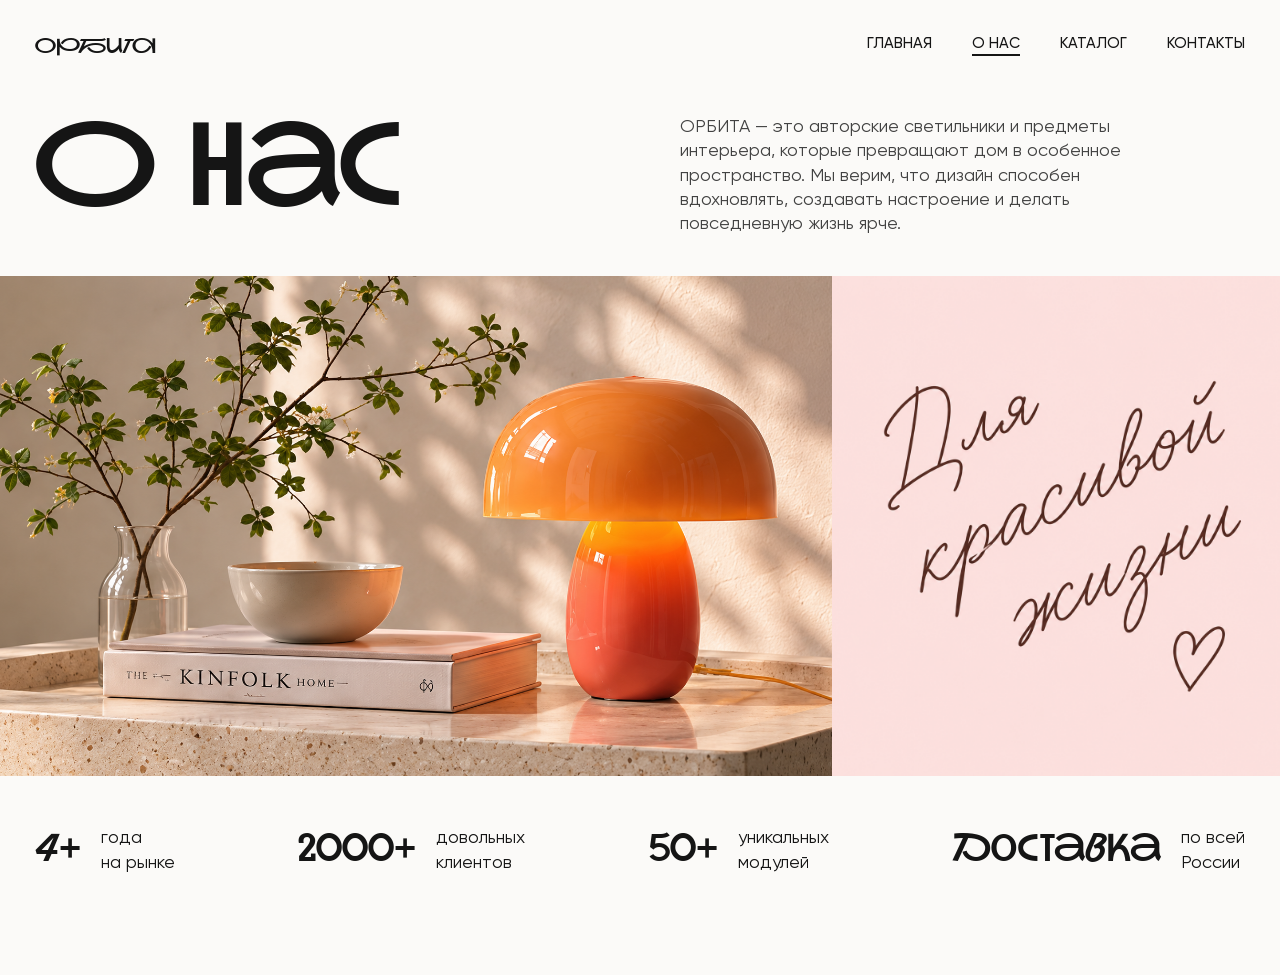
<file: about.html>
<!DOCTYPE html>
<html lang="ru">
<head>
    <meta charset="UTF-8">
    <meta name="viewport" content="width=device-width, initial-scale=1.0">
    <link rel="stylesheet" href="./css/normalize.css">
    <link rel="stylesheet" href="./css/style.css">
    <link rel="stylesheet" href="./css/about.css">
    <link rel="stylesheet" href="./css/modal.css">
    <link rel="stylesheet" href="./css/footer.css">
    <link rel="stylesheet" href="./css/media.css">
    <link rel="icon" href="./images/catalog/1.png">
    <link rel="apple-touch-icon" href="./images/catalog/1.png">
    <title>ОРБИТА -  О нас</title>
</head>
<body>
    <header class="header">

        <a href="#" class="header-logo">
            Орбита
        </a>

        <button class="mobile-menu-toggle" type="button" aria-expanded="false" aria-controls="mobileNavigation" aria-label="Открыть меню">
            <span class="navbar-toggler-icon"></span>
        </button>

        <nav class="header-menu">
            <ul class="header-menu-list">
                <li>
                    <a href="./index.html" class="header-menu-link title-small">Главная</a>
                </li>

                <li>
                    <a href="./about.html" class="header-menu-link title-small underlined">О нас</a>
                </li>

                <li>
                    <a href="./catalog.html" class="header-menu-link title-small">Каталог</a>
                </li>

                <li>
                    <a href="./contacts.html" class="header-menu-link title-small">Контакты</a>
                </li>
            </ul>
        </nav>

        <div class="mobile-navigation" tabindex="-1" id="mobileNavigation" aria-labelledby="mobileNavigationLabel">
            <div class="mobile-navigation-header">
                <a href="./index.html" class="header-logo" id="mobileNavigationLabel">Орбита</a>
                <button type="button" class="btn-close"  aria-label="Закрыть меню">×</button>
            </div>
            <div class="mobile-navigation-body">
                <nav aria-label="Мобильная навигация">
                    <ul class="mobile-navigation-list">
                        <li><a href="./index.html">Главная</a></li>
                        <li><a href="./about.html">О нас</a></li>
                        <li><a href="./catalog.html">Каталог</a></li>
                        <li><a href="./contacts.html">Контакты</a></li>
                    </ul>
                </nav>
            </div>
        </div>
    </header>

    <main class="about-content">
        <div class="about-content-text content-box">
            <p class="about-content-title page-title">О нас</p>
            <p class="about-content-description description page-description">
                ОРБИТА — это авторские светильники и предметы интерьера, которые превращают дом в особенное пространство. Мы верим, что дизайн способен вдохновлять, создавать настроение и делать повседневную жизнь ярче.
            </p>
        </div>

        <div class="about-content-images">
            <img src="./images/about/1.png" alt="Лампа на столе" class="about-content-image">
            <img src="./images/about/2.png" alt="Записка 'Для красивой жизни'" class="about-content-image">
        </div>

        <ul class="about-content-statistics-list">
            <li class="about-content-statistics-item">
                <p class="about-content-statistics-result small-acsent-title">4+</p>
                <p class="about-content-statistics-text">года<br>на рынке</p>
            </li>

            <li class="about-content-statistics-item">
                <p class="about-content-statistics-result small-acsent-title">2000+</p>
                <p class="about-content-statistics-text">довольных<br>клиентов</p>
            </li>

            <li class="about-content-statistics-item">
                <p class="about-content-statistics-result small-acsent-title">50+</p>
                <p class="about-content-statistics-text">уникальных<br>модулей</p>
            </li>

            <li class="about-content-statistics-item">
                <p class="about-content-statistics-result small-acsent-title">Доставка</p>
                <p class="about-content-statistics-text">по всей<br>России</p>
            </li>
        </ul>
    </main>
    <script src="./js/main.js" type="module"></script>
</body>
</html>
</file>
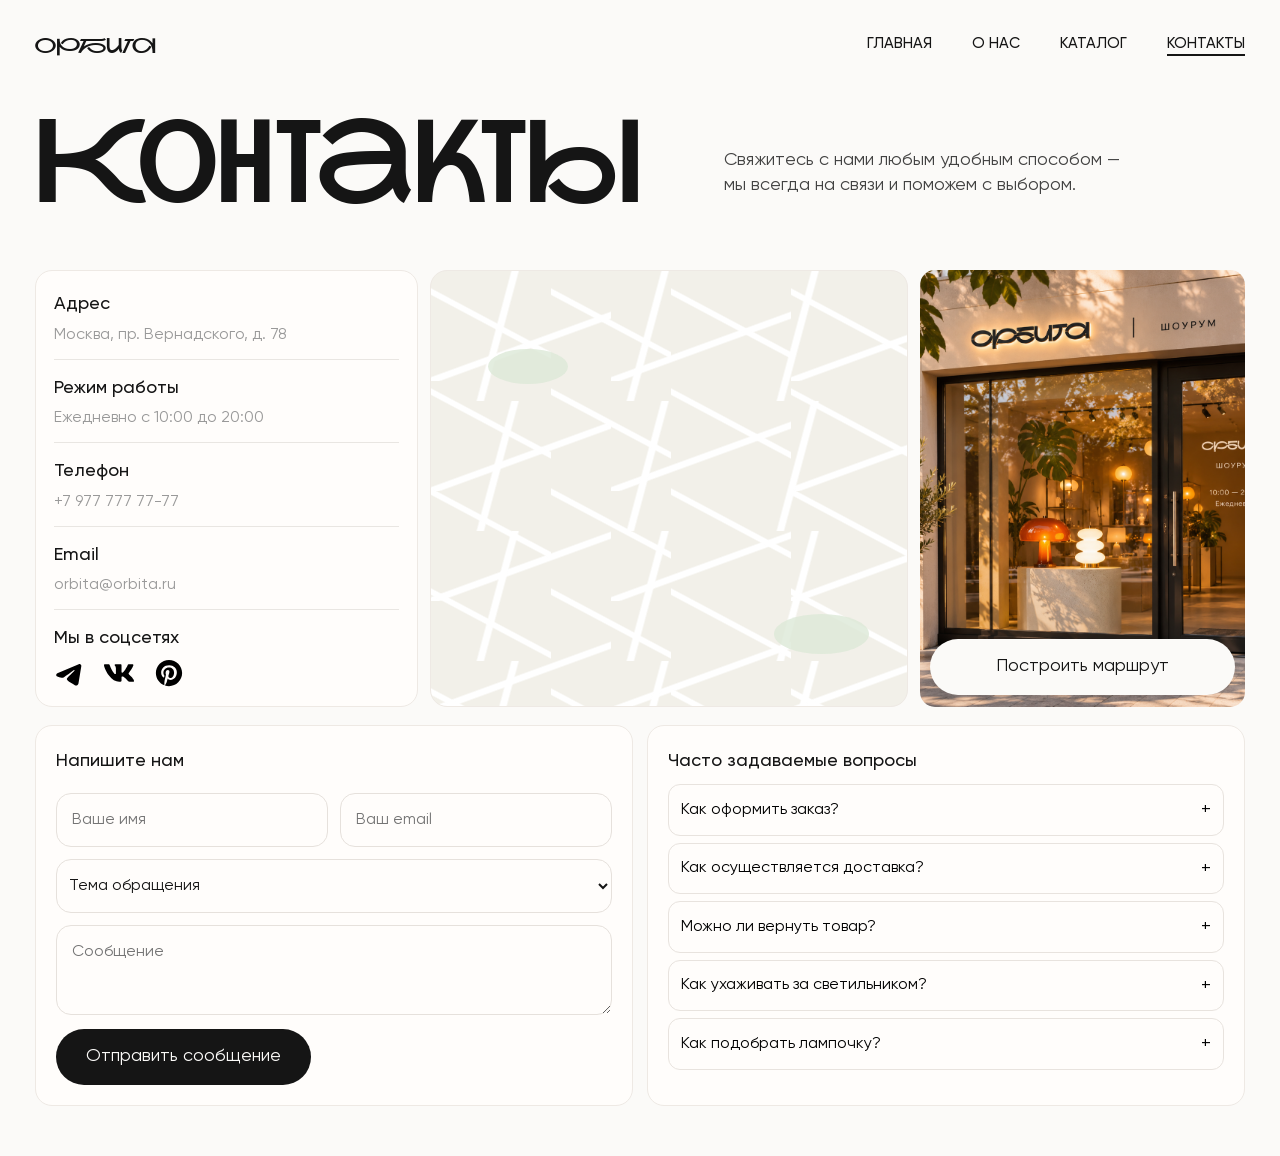
<file: contacts.html>
<!DOCTYPE html>
<html lang="ru">
<head>
    <meta charset="UTF-8">
    <meta name="viewport" content="width=device-width, initial-scale=1.0">
    <link rel="stylesheet" href="./css/normalize.css">
    <link rel="stylesheet" href="./css/style.css">
    <link rel="stylesheet" href="./css/contacts.css">
    <link rel="stylesheet" href="./css/modal.css">
    <link rel="stylesheet" href="./css/footer.css">
    <link rel="stylesheet" href="./css/media.css">
    <link rel="icon" href="./images/catalog/1.png">
    <link rel="apple-touch-icon" href="./images/catalog/1.png">
    <title>ОРБИТА - Контакты</title>
</head>
<body>
    <header class="header">

        <a href="#" class="header-logo">
            Орбита
        </a>

        <button class="mobile-menu-toggle" type="button" aria-expanded="false" aria-controls="mobileNavigation" aria-label="Открыть меню">
            <span class="navbar-toggler-icon"></span>
        </button>

        <nav class="header-menu">
            <ul class="header-menu-list">
                <li>
                    <a href="./index.html" class="header-menu-link title-small">Главная</a>
                </li>

                <li>
                    <a href="./about.html" class="header-menu-link title-small">О нас</a>
                </li>

                <li>
                    <a href="./catalog.html" class="header-menu-link title-small">Каталог</a>
                </li>

                <li>
                    <a href="./contacts.html" class="header-menu-link title-small underlined">Контакты</a>
                </li>
            </ul>
        </nav>

        <div class="mobile-navigation" tabindex="-1" id="mobileNavigation" aria-labelledby="mobileNavigationLabel">
            <div class="mobile-navigation-header">
                <a href="./index.html" class="header-logo" id="mobileNavigationLabel">Орбита</a>
                <button type="button" class="btn-close"  aria-label="Закрыть меню">×</button>
            </div>
            <div class="mobile-navigation-body">
                <nav aria-label="Мобильная навигация">
                    <ul class="mobile-navigation-list">
                        <li><a href="./index.html">Главная</a></li>
                        <li><a href="./about.html">О нас</a></li>
                        <li><a href="./catalog.html">Каталог</a></li>
                        <li><a href="./contacts.html">Контакты</a></li>
                    </ul>
                </nav>
            </div>
        </div>
    </header>

    <main class="contacts-content">

        <section class="contacts-content-text content-box">
            <p class="contscts-content-title page-title">Контакты</p>
            <p class="contacts-content-description description page-description">
                Свяжитесь с нами любым удобным способом —<br>мы всегда на связи и поможем с выбором.
            </p>
        </section>

        <section class="contacts-location-grid">
            <div class="contacts-info-card">

                <div class="contact-line">
                    <div>
                        <strong>Адрес</strong>
                        <p>Москва, пр. Вернадского, д. 78</p>
                    </div>
                </div>

                <div class="contact-line">
                    <div>
                        <strong>Режим работы</strong>
                        <p>Ежедневно с 10:00 до 20:00</p>
                    </div>
                </div>

                <a class="contact-line" href="tel:+79777777777">
                    <div>
                        <strong>Телефон</strong>
                        <p>+7 977 777 77-77</p>
                    </div>
                </a>

                <a class="contact-line" href="mailto:orbita@orbita.ru">
                    <div>
                        <strong>Email</strong>
                        <p>orbita@orbita.ru</p>
                    </div>
                </a>

                <div class="contact-socials">
                    <strong>Мы в соцсетях</strong>

                    <ul class="contact-socials-list">
                        <li class="contact-socials-item">
                            <a href="#" aria-label="Telegram">
                                <img class="tg-link" src="./icons/telegram.svg" alt="Телеграм">
                            </a>
                        </li>
                        
                        <li class="contact-socials-item">
                            <a href="#" aria-label="ВКонтакте">
                                <img class="vk-link" src="./icons/vk.svg" alt="ВКонтакте">
                            </a>
                        </li>

                        <li class="contact-socials-item">
                            <a href="#" aria-label="Pinterest">
                                <img class="pinterest-link" src="./icons/pinterest.svg" alt="Пинтерест">
                            </a>
                        </li>

                    </ul>
                </div>
            </div>

            
            <div class="contacts-map">
                <iframe
                    src="https://yandex.ru/map-widget/v1/?um=constructor%3A9cc2b7f7376aeb07d51951a4783853fbbefbaae81948c6ec24f672a7c0407dc8&amp;source=constructor"
                    width="100%"
                    height="100%"
                    frameborder="0"
                    allowfullscreen="true"
                    loading="lazy"
                    title="Шоурум ORBITA на карте"
                    aria-label="Расположение шоурума ORBITA на карте Яндекса">
                </iframe>
            </div>

            <div class="contacts-interior">
                <img src="./images/contacts.png" alt="Светильники ORBITA в интерьере">
                
                <a href="https://yandex.ru/maps/?text=Москва%20проспект%20Вернадского%2078"
                    target="_blank"
                    rel="noopener">
                    <button class="button contacts-build-map-button">Построить маршрут</button>
                </a>
            </div>

        </section>

        <section class="contacts-help-grid">

            <form class="contacts-message-card" id="contactsForm">
                <h2>Напишите нам</h2>

                <div class="contacts-form-row">
                    <div class="contacts-form-field">
                        <input type="text" name="name" placeholder="Ваше имя" required>
                    </div>

                    <div class="contacts-form-field">
                        <input type="email" name="email" placeholder="Ваш email" required>
                    </div>
                </div>

                <div class="contacts-form-field">
                    <select name="subject" required>
                        <option value="" selected disabled>Тема обращения</option>
                        <option>Вопрос о товаре</option>
                        <option>Заказ и доставка</option>
                        <option>Сотрудничество</option>
                    </select>
                </div>

                <div class="contacts-form-field">
                    <textarea name="message" placeholder="Сообщение" required></textarea>
                </div>

                <button type="submit" class="button">Отправить сообщение</button>

                <p class="form-feedback" id="contactsFeedback" aria-live="polite"></p>
            </form>

            <div class="contacts-faq-card">
                <h2>Часто задаваемые вопросы</h2>

                <div class="faq-item">
                    <button type="button" aria-expanded="false">Как оформить заказ?<span>+</span></button>
                    <p>Выберите понравившийся светильник, добавьте его в корзину и заполните данные для связи и доставки.</p>
                </div>

                <div class="faq-item">
                    <button type="button" aria-expanded="false">Как осуществляется доставка?<span>+</span></button>
                    <p>Доставляем заказы по России. Сроки и стоимость согласуем при подтверждении заказа.</p>
                </div>

                <div class="faq-item">
                    <button type="button" aria-expanded="false">Можно ли вернуть товар?<span>+</span></button>
                    <p>Условия возврата зависят от состояния товара и действующих правил. Напишите нам — поможем разобраться.</p>
                </div>

                <div class="faq-item">
                    <button type="button" aria-expanded="false">Как ухаживать за светильником?<span>+</span></button>
                    <p>Отключайте светильник от сети перед уходом и используйте мягкую сухую ткань.</p>
                </div>

                <div class="faq-item">
                    <button type="button" aria-expanded="false">Как подобрать лампочку?<span>+</span></button>
                    <p>Проверьте тип цоколя и максимальную мощность в характеристиках выбранной модели.</p>
                </div>
            </div>
        </section>
        
    </main>

    <script src="./js/main.js" type="module"></script>
</body>
</html>
</file>
<file: css/style.css>
@font-face {
    font-family: 'NauryzRedKeds';
    src: url('../fonts/NauryzRedKeds.ttf') format('truetype');
    font-weight: normal;
    font-style: normal;
    font-display: swap;
}

@font-face {
    font-family: 'Gilroy';
    src: url('../fonts/Gilroy-Regular.woff2') format('truetype');
    font-weight: normal;
    font-style: normal;
    font-display: swap;
}

@font-face {
    font-family: 'Gilroy';
    src: url('../fonts/Gilroy-Medium.woff2') format('truetype');
    font-weight: 700;
    font-style: normal;
    font-display: swap;
}

:root {
    --color-light: #FBFAF8;
    --color-gray: #999;
    --color-light-gray: #F1F2F0;
    --color-dark: #151515;
    --color-green: #BBC23F;

    --border-radius: 40px;

    --font-family-acsent: 'NauryzRedKeds', 'Arial', sans-serif;
    --font-family-base: 'Gilroy', sans-serif;

    --padding-inline: 50px;
}

.visually-hidden {
    clip: rect(0 0 0 0);
    clip-path: inset(50%);
    width: 1px;
    height: 1px;
    overflow: hidden;
    position: absolute;
    white-space: nowrap;
} 

body {
    overflow-x: hidden;
    color: var(--color-dark);
    font-family: var(--font-family-base);
    font-weight: 300;
    font-size: 16px;
    line-height: 1.75;
    background-color: var(--color-light);
}

a {
    color: var(--color-dark);
    text-decoration: none;
}

.title {
    font-family: var(--font-family-acsent);
    font-size: clamp(45px, 3.9vw, 75px);
}

.title-small {
    font-size: 15px;
    text-transform: uppercase;

    transition:
        opacity 0.2s ease,
        transform 0.2s ease;
}

address {
    font-style: normal;
}

input {
    border: 1px solid var(--color-dark);
    border-radius: var(--border-radius);

    border-radius: var(--border-radius);
    padding: 10px 20px;

    color: var(--color-light);

    font-family: var(--font-family-base);
    font-size: 16px;
    background-color: transparent;
}

.description {
    width: 90%;

    opacity: 0.8;

    font-family: var(--font-family-base);
    font-size: clamp(18px, 1.3vw, 24px);
    line-height: 1.35;
}

.small-acsent-title {
    font-family: var(--font-family-acsent);
    font-size: 25px;
    line-height: 1;
}

.button,
.catalog-button {
    border-radius: var(--border-radius);
    padding: 12px 30px;
    font-family: var(--font-family-base);
    font-size: 18px;
    transition:
        transform 0.2s ease,
        opacity 0.2s ease;

    cursor: pointer;
}

.button {
    border: none;

    color: var(--color-light);

    background: var(--color-dark);
}

.catalog-button {
    border: 1px solid var(--color-light-gray);

    color: var(--color-gray);

    background: var(--color-light-gray);

    white-space: nowrap;
}

.button-toggle {
    color: var(--color-light);
    background-color: var(--color-dark);
}

.button:hover,
.catalog-button:hover {
    opacity: 0.9;
    transform: translateY(-2px);
}

.button:active,
.catalog-button:active {
    transform: translateY(0);
}

.hero {
    position: relative;
    min-height: 100svh;

    overflow: hidden;

    background-image: url('../images/main_background.png');
    background-repeat: no-repeat;
    background-position: bottom;
    background-size: cover;
}

.hero::before {
    content: "";

    position: absolute;
    inset: 0;

    background: linear-gradient(
        to right,
        rgba(251, 250, 248, 0.65) 0%,
        rgba(251, 250, 248, 0.30) 25%,
        transparent 45%
    );

    pointer-events: none;
}

.header {
    z-index: 100;
    display: flex;
    justify-content: space-between;
    /* margin-bottom: 20px; */

    padding: 30px var(--padding-inline);

    text-transform: uppercase;
}

.header-logo {
    top: 50%;
    z-index: 20;
    font-family: var(--font-family-acsent);
    font-size: 20px;

    white-space: nowrap;
}

.header-menu {
    position: static;
}

.header-menu-list {
    display: flex;
    align-items: center;
    font-weight: 700;

    gap: 40px;
    white-space: nowrap;
}

.header-menu-link:hover {
    opacity: 0.5;
}

.header-menu-icons-list {
    display: flex;
    gap: 15px;
}

.banner {
    position: relative;
    z-index: 1;
}

.banner-body {
    position: relative;
    top: 20px;
    z-index: 1;

    display: flex;
    flex-direction: column;

    align-items: flex-start;
    gap: 50px;

    min-height: calc(100svh - 90px);

    padding: var(--padding-inline);
}

.banner-main-name {
    width: 90%;
    max-width: 26vw;

    font-family: var(--font-family-acsent);
    font-weight: normal;
    font-size: clamp(50px, 4.2vw, 80px);
    line-height: 1;
}

.banner-button {
    margin-bottom: 100px;
}

.hero:not(:last-child) {
    margin-bottom: 100px;
}

.new-products {
    padding-inline: var(--padding-inline);
}

.new-products-header {
    display: flex;
    justify-content: space-between;
    align-items: center;
    margin-bottom: 50px;
}

.underlined {
    position: relative;
    padding-bottom: 5px;
}

.underlined::after {
    content: '';
    position: absolute;
    bottom: 0;
    left: 0;

    width: 100%;
    height: 2px;
    background-color: var(--color-dark);
}

.card {
    position: relative;

    transition:
        transform 0.2s ease,
        opacity 0.2s ease;
}

.card:hover {
    cursor: pointer;
}

.card-image {
    border-radius: 5px;
}

.card-image:not(:last-child) {
    margin-bottom: 15px;
}

.card-body {
    display: flex;
    flex-direction: column;
    gap: 10px;
}

.card-title {
    font-size: 20px;
    line-height: 1;
}

.to-heart-button {
    position: absolute;
    top: 20px;

    right: 20px;

    width: 25px;
    border: none;

    background: url('../icons/heart.svg') center/contain no-repeat;
    cursor: pointer;
    aspect-ratio: 1;
}

.to-heart-button.checked {
    background: url('../icons/full-heart.svg') center/contain no-repeat;
}

.new::before {
    content: 'New';
    position: absolute;
    top: 20px;

    left: 20px;
    display: flex;
    justify-content: center;
    align-items: center;

    border-radius: var(--border-radius);

    padding: 2px 10px;
    opacity: 0.8;
    color: var(--color-light);
    text-transform: uppercase;

    background-color: var(--color-green);
}

.about-content,
.catalog-content,
.contacts-content {
    padding-top: 20px;
}

.content-box {
    display: grid;
    grid-template-columns: 2fr 2fr;
    align-items: center;
    gap: 80px;
    line-height: 1;
}

.content-box:not(:last-child) {
    margin-bottom: 40px;
}

.about-content-text:not(:last-child) {
    margin-bottom: 40px;
}

.page-title {
    font-family: var(--font-family-acsent);
    font-size: clamp(60px, 9vw, 172px);
    white-space: nowrap;
    line-height: 1;
}

.catalog-content,
.contacts-content {
    padding-inline: var(--padding-inline);
    padding-bottom: 50px;
}

.catalog-products-cards-list {
    margin-bottom: 0;
    padding-left: 0;
    list-style: none;
}

.new-products-title {
    line-height: 1;
}

.new-products-see-all {
    font-weight: 700;
}

.catalog-products-cards-list > .card,
.new-products-cards-list > .card {
    border: 0;
    border-radius: 0;
    box-shadow: none;
    background: transparent;
}

.mobile-menu-toggle {
    display:none;
    width:40px;
    height:40px;
    border:1px solid #ddd;
    border-radius:50%;
    font-size:20px;
    background:transparent;
    cursor:pointer;
}

.mobile-navigation {
    position:absolute;
    top:70px;
    right:15px;
    left:15px;
    z-index:500;
    display:none;
    padding:18px;
    background: var(--color-light);
}

.mobile-navigation.is-open {
    display:block;
}

.mobile-navigation-header {
    display:flex;
    justify-content:space-between;
    align-items:center;
    position: relative;
}

.mobile-navigation-body {
    padding-top:12px;
}

.mobile-navigation-list {
    display:grid;
    gap:12px;
}

.mobile-navigation-list a {
    display:block;
    padding:8px 0;
    font-size:14px;
}

.mobile-menu-toggle {
    align-items: center;
    justify-content: center;
    width: 36px;
    height: 32px;
    padding: 4px;
    border: 0;
    border-radius: 0;
    box-shadow: none !important;
    background: transparent;
    flex: 0 0 auto;
}

.mobile-menu-toggle .navbar-toggler-icon {
    display: block;
    width: 22px;
    height: 16px;
    background-image: none;
    position: relative;
    border-top: 2px solid var(--color-dark);
    border-bottom: 2px solid var(--color-dark);
}

.mobile-menu-toggle .navbar-toggler-icon::after {
    content: "";
    position: absolute;
    top: 5px;
    left: 0;
    width: 100%;
    border-top: 2px solid var(--color-dark);
}

.mobile-menu-toggle:focus {
    outline: none;
}

.mobile-navigation {
    --bs-offcanvas-width: min(86vw, 380px);
    color: var(--color-dark);
    background: var(--color-light);
    border: 0;
    padding: 12px 8px;
}

.mobile-navigation .offcanvas-header {
    padding: 20px 22px;
    border-bottom: 1px solid rgba(21, 21, 21, 0.12);
}

.btn-close {
    position: absolute;
    top: 100%;

    display: flex;
    align-items: center;
    justify-content: center;

    width: 36px;
    height: 36px;
    padding: 0;

    border: none;
    background: transparent;

    font-family: Arial, sans-serif;
    font-size: 30px;
    line-height: 1;

    cursor: pointer;
    transition: opacity 0.2s ease;
}

.btn-close:hover {
    opacity: 0.6;
}

.mobile-navigation .offcanvas-body {
    padding: 24px 22px;
}

.mobile-navigation-list {
    display: flex;
    flex-direction: column;
    gap: 0;
    padding: 0;
    margin: 0;
    list-style: none;
}

.mobile-navigation-list a {
    display: block;
    padding: 17px 0;
    color: var(--color-dark);
    font-family: var(--font-family-base);
    font-size: 18px;
    text-transform: uppercase;
    text-decoration: none;
}

.mobile-navigation-list a:hover,
.mobile-navigation-list a:focus-visible {
    opacity: 0.6;
}
</file>
<file: css/about.css>
.about-content-statistics-list {
    padding-bottom: 100px;
}

.about-content-images {
    display: flex;
    width: 100%;
    height: 500px;
}

.about-content-image {
    display: block;
    height: 100%;
    object-fit: cover;
}

.about-content-image:first-child {
    width: 65%;
}

.about-content-image:last-child {
    width: 35%;
}

.about-content-text,
.about-content-statistics-list {
    padding-inline: var(--padding-inline);
}

.about-content-statistics-list {
    display: flex;
    justify-content: space-between;
    gap: 30px;
    padding-top: 50px;
}

.about-content-statistics-item {
    display: flex;
    align-items: center;
    gap: 20px;
}

.about-content-statistics-text {
    font-size: 18px;
    line-height: 1.35;
}

.about-content-statistics-result {
    font-size: clamp(25px, 3vw, 58px);
}
</file>
<file: css/modal.css>
.modal {
    position: fixed;
    inset: 0;
    z-index: 100;
    display: flex;
    align-items: center;
    justify-content: center;
    padding: 24px;
    opacity: 0;
    visibility: hidden;
    pointer-events: none;
    transition: opacity .25s ease, visibility .25s ease;
}

.modal.is-open {
    opacity: 1;
    visibility: visible;
    pointer-events: auto;
}

.modal-overlay {
    position: absolute;
    inset: 0;
    background: rgba(21, 21, 21, .38);
    backdrop-filter: blur(3px);
}

.modal-window {
    position: relative;
    z-index: 1;

    display: grid;
    grid-template-columns: minmax(0, 1.35fr) minmax(360px, .95fr);
    grid-template-rows: auto auto;

    width: min(1180px, 100%);
    max-height: min(850px, calc(100svh - 48px));

    overflow: auto;

    background: var(--color-light);
    border-radius: 8px;

    box-shadow: 0 24px 80px rgba(0, 0, 0, .18);
}

.modal-close {
    position: absolute;
    top: 14px;
    right: 18px;
    z-index: 5;
    width: 40px;
    height: 40px;
    border: 0;
    background: transparent;
    cursor: pointer;
    font-size: 40px;

    transition:
        transform 0.2s ease,
        opacity 0.2s ease;
}

.modal-close:hover {
    opacity: 0.6;
}

.modal-gallery {
    display: flex;
    align-items: center;
    justify-content: center;
    height: 600px;
    padding-block: 24px;
}

.modal-main-image {
    display: block;
    width: 90%;
    height: auto;
    background: var(--color-light);
}

.modal-bottom-image {
    grid-column: 1 / -1;

    display: block;

    width: 100%;
    height: auto;

    object-fit: cover;
}

.modal-product {
    padding: 30px 48px 34px 18px;
    overflow: auto;
}

.modal-category {
    margin: 0 0 4px;
    color: #aaa;
    text-transform: uppercase;
}

.modal-title {
    margin: 0;
    font-family: var(--font-family-acsent);
    font-size: clamp(52px, 5vw, 76px);
    line-height: .95;
    font-weight: 400;
}

.modal-price {
    margin: 8px 0 14px;
    font-size: 30px;
    font-weight: 700;
}

.modal-divider {
    height: 1px;
    background: #d7d7d3;
    margin-bottom: 16px;
}

.modal-description {
    max-width: 560px;
    margin: 0 0 16px;
    color: #888;
}

.modal-buy-row {
    display: flex;
    gap: 14px;
    align-items: center;
    margin-bottom: 24px;
}

.modal-quantity {
    display: grid;
    grid-template-columns: 32px 28px 32px;
    align-items: center;
    justify-items: center;
    min-height: 50px;
    border: 1px solid #ddd;
}

.modal-quantity-button,
.modal-favorite {
    border: 0;
    background: transparent;
    cursor: pointer;
}

.modal-quantity-button {
    width: 32px;
    height: 48px;
    font-size: 18px;
}

.modal-favorite.is-active {
    color: var(--color-green, #BBC23F);
}

.modal-accordion {
    display: flex;
    justify-content: space-between;
    align-items: center;
    width: 100%;
    min-height: 58px;
    padding: 0;
    border: 0;
    border-top: 1px solid #ddd;
    background: transparent;
    color: #666;
    text-align: left;
    cursor: pointer;
}

.modal-accordion:last-of-type {
    border-bottom: 1px solid #ddd;
}

.modal-accordion-content {
    display: none;
    padding: 0 0 18px;
    color: #999;
}

.modal-accordion.is-open + .modal-accordion-content {
    display: block;
}

.modal-accordion.is-open > span:last-child {
    transform: rotate(45deg);
}
</file>
<file: css/footer.css>
.footer {
    padding-bottom: 50px;
}

.footer-body {
    display: grid;
    grid-template-columns: repeat(3, 1fr);
    padding-inline: var(--padding-inline);
    
}

.footer-contacts-title {
    text-transform: uppercase;
}

.footer-soc1als-list {
    display: flex;
    gap: 20px;
}

.footer-schedule-item {
    display: flex;
    gap: 40px;
}

.footer .title-small:not(:last-child) {
    margin-bottom: 20px;
}

.footer-contacts-list:not(:last-child) {
    margin-bottom: 20px;
}
</file>
<file: css/media.css>
@media (max-width: 1316px) {
    :root {
        --padding-inline: 35px;
    }

    .new-products-cards-list,
    .catalog-products-cards-list {
        grid-template-columns: repeat(2, minmax(0, 1fr));
        gap: 30px;
    }

    .catalog-buttons-list {
        flex-wrap: wrap;
        gap: 15px;
    }

    .catalog-products-cards-list {
        gap: 30px;
    }

    .footer-body {
        gap: 40px 30px;
    }
}

@media (max-width: 1100px) {
    .header {
        display: flex;
        flex-wrap: nowrap;
        align-items: center;
        justify-content: space-between;
        gap: 20px;
    }

    .header-menu {
        order: 0;
        width: auto;
        flex: 0 1 auto;
    }

    .header-menu-list {
        display: flex;
        flex-wrap: nowrap;
        justify-content: center;
        align-items: center;
        gap: clamp(15px, 2.5vw, 30px);
        white-space: nowrap;
    }

    .content-box {
        grid-template-columns: 1fr 1fr;
        gap: 40px;
    }

    .about-content-image:first-child,
    .about-content-image:last-child {
        height: 100%;
        width: auto;
    }

    .catalog-filters {
        gap: 25px;
    }

    .catalog-filters-list {
        flex-wrap: wrap;
        gap: 20px 30px;
    }

    .catalog-filters-sort {
        gap: 20px;
    }
}

@media (max-width: 1050px) {
    .catalog-layout {
        grid-template-columns: 220px minmax(0, 1fr);
        gap: 20px;
    }

    .catalog-products-cards-list {
        grid-template-columns: repeat(2, minmax(0, 1fr));
    }

    .contacts-location-grid {
        grid-template-columns: 1fr 1.2fr;
    }

    .contacts-interior {
        display: none;
    }
}

@media (max-width: 950px) {
    :root {
        --padding-inline: 25px;
    }

    .header {
        padding: 20px var(--padding-inline);
    }

    .header-menu-list {
        gap: 10px 20px;
    }

    .header-menu-icons-list {
        gap: 12px;
    }

    .hero {
        min-height: 100svh;
        background-position: center bottom;
        background-size: cover;
    }

    .hero::before {
        background: linear-gradient(
            to bottom,
            rgba(251, 250, 248, 0.82) 0%,
            rgba(251, 250, 248, 0.45) 38%,
            rgba(251, 250, 248, 0.05) 72%,
            transparent 100%
        );
    }

    .banner-body {
        top: 0;
        gap: 35px;
        min-height: calc(100svh - 130px);
        margin-top: 8px;
    }

    .banner-main-name {
        width: 100%;
        max-width: 650px;
    }

    .banner-description {
        width: min(90%, 600px);
        max-width: none;
    }

    .new-products,
    .catalog-content,
    .contacts-content {
        padding-inline: var(--padding-inline);
    }

    .new-products-header {
        gap: 20px;
    }

    .content-box {
        grid-template-columns: 1fr;
        gap: 25px;
    }

    .page-title {
        font-size: clamp(60px, 14vw, 130px);
        white-space: normal;
    }

    .description {
        width: 100%;
    }

    .about-content-statistics-list {
        padding-top: 35px;
        padding-bottom: 70px;
    }

    .about-content-statistics-item {
        flex: 1 1 calc(50% - 30px);
    }

    .catalog-buttons-list {
        gap: 12px;
    }

    .catalog-button {
        padding: 10px 22px;
        font-size: 17px;
    }

    .catalog-filters {
        flex-direction: column;
        align-items: stretch;
        gap: 25px;
    }

    .catalog-filters-list {
        gap: 15px 25px;
    }

    .catalog-filters-sort {
        justify-content: space-between;
    }

    .catalog-products {
        padding-top: 30px;
    }

    .catalog-products-cards-list {
        grid-template-columns: repeat(2, minmax(0, 1fr));
        gap: 25px;
        padding-bottom: 70px;
    }

    .contacts-soc1als-list {
        flex-wrap: wrap;
        justify-content: flex-start;
        gap: 15px;
    }

    .contacts-soc1als-item {
        flex: 1 1 calc(50% - 15px);
        min-width: 220px;
    }

    .contacts-form {
        padding: 45px 0 70px;
    }

    .contacts-form-wrapper {
        grid-template-columns: 1fr;
        gap: 20px;
    }

    .contacts-form-image {
        min-height: 400px;
        max-height: 500px;
    }

    .contacts-form-body {
        padding: 30px;
    }

    .footer-body {
        grid-template-columns: 1fr 1fr;
    }

    .footer-form {
        grid-column: 1 / -1;
    }

    
    .modal {
        padding: 16px;
    }

    .modal-window {
        grid-template-columns: 1fr;
        width: min(720px, 100%);
        max-height: calc(100svh - 32px);
        overflow-y: auto;
    }

    .modal-gallery {
        height: min(55svh, 500px);
        padding: 20px;
    }

    .modal-main-image {
        width: min(90%, 500px);
        max-height: 100%;
        object-fit: contain;
    }

    .modal-product {
        padding: 25px 30px 35px;
        overflow: visible;
    }

    .modal-bottom-image {
        max-height: 300px;
        object-fit: cover;
    }
}

@media (max-width: 992px) {
    .header {
        display: flex;
        align-items: center;
        justify-content: space-between;
        flex-wrap: nowrap;
        gap: 12px;
        position: relative;
        padding: 18px var(--padding-inline);
        margin-bottom: 0;
    }

    .header-logo {
        position: relative;
        top: auto;
        z-index: 1;
    }

    .mobile-menu-toggle {
        margin-left: auto;
    }

    .mobile-navigation {
        display: block;
        position: fixed;
        inset: 0;
        width: 100%;
        height: 100svh;
        z-index: 1200;
        background: var(--color-light);
        transform: translateX(100%);
        visibility: hidden;
        transition: transform 0.25s ease, visibility 0.25s ease;
    }

    .mobile-navigation.is-open {
        transform: translateX(0);
        visibility: visible;
    }
}

@media (max-width: 768px) {
    img,
    video,
    iframe {
        max-width: 100%;
    }

    .content-box > *,
    .footer-body > *,
    .contacts-form-wrapper > *,
    .catalog-filters > * {
        min-width: 0;
    }

    input,
    textarea,
    select,
    button {
        max-width: 100%;
    }

    .description,
    .banner-description,
    .contacts-form-description,
    .modal-description {
        overflow-wrap: anywhere;
    }
}

@media (max-width: 760px) {
    .catalog-layout {
        grid-template-columns: 1fr;
    }

    .catalog-sidebar {
        position: fixed;
        inset: 0;
        z-index: 1100;
        display: none;
        width: 100%;
        height: 100%;
        max-height: 100svh;
        border: 0;
        border-radius: 0;
        padding: 24px var(--padding-inline) 40px;
        box-shadow: none;
        overflow-y: auto;
        overflow-x: hidden;
        background: #fbfaf8;
    }

    .catalog-sidebar.is-open {
        display: block;
    }

    .filter-heading {
        position: sticky;
        top: -24px;
        z-index: 2;
        padding: 12px 0 18px;
        background: #fbfaf8;
    }

    .filter-heading h2 {
        font-size: 22px;
    }

    .filter-close-button {
        display: inline-flex;
        align-items: center;
        justify-content: center;
        width: 36px;
        height: 36px;
        border: none;
        background: transparent;
        color: #292522;
        font-size: 26px;
        line-height: 1;
        cursor: pointer;
    }

    .color-options {
        display: flex;
        flex-wrap: wrap;
    }

    .mobile-filter-button {
        display: block;
        width: 100%;
    }

    .catalog-products-cards-list {
        grid-template-columns: minmax(0, 1fr);
    }

    .catalog-results-heading {
        flex-direction: column;
        align-items: stretch;
        gap: 14px;
    }

    .catalog-results-controls {
        justify-content: space-between;
        gap: 10px;
    }

    .search-products-input {
        width: 100%;
    }

    .search-products-result {
        font-size: 16px;
    }

    .catalog-results-heading select {
        font-size: 16px;
        max-width: 160px;
    }

    .catalog-toolbar {
        grid-template-columns: auto minmax(0, 1fr) auto;
    }

    .find-lamp-banner {
        gap: 8px;
        padding: 9px 10px;
    }

    .find-lamp-banner strong {
        font-size: 11px;
    }

    .find-lamp-banner small {
        font-size: 9px;
    }

    .find-lamp-star {
        font-size: 22px;
    }

    .catalog-products-cards-list {
        gap: 16px;
    }

    .contacts-intro {
        grid-template-columns: 1fr;
        gap: 8px;
    }

    .contacts-intro .description {
        font-size: 14px;
    }

    .contacts-location-grid {
        grid-template-columns: 1fr;
    }

    .contacts-map {
        min-height: 190px;
    }

    .contacts-interior {
        display: block;
        min-height: 190px;
    }

    .contacts-interior img {
        min-height: 190px;
        max-height: 220px;
    }

    .contacts-help-grid {
        grid-template-columns: 1fr;
    }

    .contacts-consult {
        flex-wrap: wrap;
        padding: 16px;
    }

    .contacts-consult .button {
        margin-left: 0;
    }

    .contacts-consult > img {
        width: 65px;
        height: 65px;
        margin-left: auto;
    }

    .header {
        position: relative;
    }

    .header-menu {
        display: none;
    }

    .header-menu {
        display: none !important;
    }

    .mobile-menu-toggle {
        display: inline-flex;
    }

    .header-menu-icons {
        margin-left: auto;
    }

    .mobile-navigation {
        position: fixed;
        inset: 0;
        width: 100%;
        height: 100svh;
        max-width: none;
        max-height: 100svh;
        padding: 0;
        overflow-y: auto;
        z-index: 1200;
        transform: translateX(100%);
        visibility: hidden;
        transition: transform 0.25s ease, visibility 0.25s ease;
        background: var(--color-light);
    }

    .mobile-navigation.is-open {
        display: block;
        transform: translateX(0);
        visibility: visible;
    }

    .mobile-navigation-header {
        display: flex;
        align-items: center;
        justify-content: space-between;
        padding: 22px var(--padding-inline);
        border-bottom: 1px solid rgba(21, 21, 21, 0.12);
    }

    .mobile-navigation-header .btn-close {
        display: block;
        width: 28px;
        height: 28px;
        flex: 0 0 28px;
        padding: 0;
        border: 0;
        background: transparent;
        opacity: 1;
        position: relative;
    }

    .mobile-navigation-body {
        padding: 24px var(--padding-inline);
    }

    .mobile-navigation-list a {
        font-size: clamp(22px, 5vw, 30px);
        padding: 22px 0;
    }

    .page-title {
        font-size: clamp(40px, 9vw, 70px);
    }

    .contacts-form-button {
        width: 100%;
    }

    .catalog-sidebar .filter-heading::after {
        content: none;
    }

    #applyFilters,
    #resetFilters {
        display: flex;
        align-items: center;
        justify-content: center;
        width: 100%;
        min-height: 48px;
        box-sizing: border-box;
        padding: 12px 16px;
        font-size: 16px;
    }
}

@media (max-width: 600px) {
    :root {
        --padding-inline: 20px;
        --border-radius: 28px;
    }

    body {
        font-size: 15px;
        overflow-x: hidden;
    }

    .header {
        padding: 15px var(--padding-inline);
        gap: 15px;
    }

    .header-logo {
        font-size: 20px;
    }

    .header-menu {
        width: 100%;
        z-index: 100;
    }

    .header-menu-list {
        justify-content: flex-start;
        gap: 10px 18px;
    }

    .header-menu-link {
        font-size: 13px;
    }

    .header-menu-icons-list {
        gap: 10px;
        display: none;
    }

    .header-menu-icons-link svg {
        width: 21px;
        height: 21px;
    }

    .hero {
        min-height: 100svh;
        background-position: 65% center;
    }

    .hero::before {
        background: linear-gradient(
            to bottom,
            rgba(251, 250, 248, 0.86) 0%,
            rgba(251, 250, 248, 0.55) 35%,
            rgba(251, 250, 248, 0.10) 68%,
            transparent 100%
        );
    }

    .banner-body {
        gap: 20px;
        display: flex;
        flex-direction: column;
        text-align: center;
        align-items: center;
        min-height: calc(100svh - 135px);
    }

    .banner-main-name {
        width: 100%;
        max-width: 500px;
        line-height: .95;
    }

    .banner-description {
        width: 100%;
        max-width: 400px;
        display: none;
        line-height: 1.4;
    }

    .hero:not(:last-child) {
        margin-bottom: 60px;
    }

    .new-products,
    .catalog-content,
    .contacts-content {
        padding-inline: var(--padding-inline);
    }

    .new-products-header {
        gap: 15px;
    }

    .new-products-title {
        font-size: 42px;
    }

    .new-products-see-all {
        font-size: 13px;
    }

    .new-products-cards-list,
    .catalog-products-cards-list {
        grid-template-columns: 1fr;
        gap: 30px;
    }

    .catalog-products-cards-list {
        display: grid;
    }

    .card-title {
        font-size: 18px;
    }

    .card::after {
        top: 15px;
        right: 15px;
        width: 22px;
    }

    .new::before {
        top: 15px;
        left: 15px;
    }
    
    .about-content,
    .catalog-content,
    .contacts-content {
        padding-top: 10px;
    }

    .about-content-images {
        flex-direction: column;
        height: auto;
    }

    .about-content-image:first-child,
    .about-content-image:last-child {
        width: 100%;
        height: auto;
        min-height: 220px;
        max-height: 340px;
    }

    .about-content-text,
    .about-content-statistics-list {
        padding-inline: var(--padding-inline);
    }

    .content-box {
        gap: 20px;
    }

    .content-box:not(:last-child),
    .about-content-text:not(:last-child) {
        margin-bottom: 30px;
    }

    .page-title {
        font-size: 52px;
        line-height: .9;
    }

    .description {
        font-size: 17px;
        line-height: 1.4;
    }

    .about-content-statistics-list {
        display: flex;
        flex-direction: column;
        align-items: center;
        gap: 50px;
        padding-block: 60px;
    }

    .about-content-statistics-item {
        min-width: 0;
        gap: 10px;
    }

    .about-content-statistics-result {
        font-size: clamp(28px, 9vw, 48px);
    }

    .about-content-statistics-text {
        font-size: 14px;
        line-height: 1.25;
    }

    
    .catalog-header {
        padding-bottom: 30px;
    }

    .catalog-buttons-list {
        display: flex;
        flex-wrap: nowrap;
        overflow-x: auto;
        gap: 10px;
        margin-inline: calc(var(--padding-inline) * -1);
        padding-inline: var(--padding-inline);
        padding-bottom: 5px;
        scrollbar-width: none;
    }

    .catalog-buttons-list::-webkit-scrollbar {
        display: none;
    }

    .catalog-button {
        flex: 0 0 auto;
        padding: 9px 18px;
        font-size: 15px;
    }

    .catalog-filters {
        gap: 20px;
        padding-bottom: 25px;
    }

    .catalog-filters-list {
        display: grid;
        grid-template-columns: 1fr 1fr;
        gap: 15px;
    }

    .catalog-filters-item {
        justify-content: space-between;
        gap: 10px;
    }

    .catalog-filters-item-name,
    .catalog-filters-sort {
        font-size: 16px;
    }

    .catalog-filters-sort {
        width: 100%;
        gap: 15px;
    }

    .catalog-filters-sort-name,
    .catalog-filters-sort-item-name {
        font-size: 14px;
    }

    .catalog-products {
        padding-top: 25px;
    }

    .catalog-products-cards-list {
        padding-bottom: 60px;
    }

    
    .contacts-soc1als-list {
        display: grid;
        grid-template-columns: 1fr;
        gap: 10px;
    }

    .contacts-soc1als-item {
        min-width: 0;
        padding: 12px 15px;
    }

    .contacts-soc1als-item-name {
        font-size: 14px;
    }

    .contacts-soc1als-item-content,
    .contacts-soc1als-schedule-item {
        font-size: 14px;
    }

    .contacts-form {
        padding: 35px 0 60px;
    }

    .contacts-form-wrapper {
        gap: 15px;
    }

    .contacts-form-image {
        min-height: 280px;
        max-height: 380px;
        border-radius: 25px;
    }

    .contacts-form-body {
        border-radius: 25px;
        padding: 25px 20px;
    }

    .contacts-form-title {
        font-size: clamp(36px, 11vw, 48px);
    }

    .contacts-form-description {
        margin-bottom: 22px;
        font-size: 14px;
    }

    .contacts-form-input {
        min-height: 50px;
        padding: 12px 16px;
        font-size: 15px;
    }

    .contacts-form-textarea {
        min-height: 140px;
    }

    .contacts-form-button {
        padding: 13px 20px;
        font-size: 16px;
    }

    .contacts-form-policy {
        font-size: 12px;
    }

    
    .footer {
        padding-bottom: 30px;
    }

    .footer-body {
        grid-template-columns: 1fr;
        gap: 30px;
        padding-inline: var(--padding-inline);
    }

    .footer-form {
        grid-column: auto;
    }

    .footer-soc1als-list {
        flex-wrap: wrap;
    }

    .footer-schedule-item {
        gap: 20px;
    }

    
    .modal {
        padding: 0;
    }

    .modal-window {
        width: 100%;
        height: 100svh;
        max-height: none;
        border-radius: 0;
    }

    .modal-close {
        top: 10px;
        right: 10px;
        width: 42px;
        height: 42px;
        font-size: 30px;
    }

    .modal-gallery {
        height: 43svh;
        min-height: 280px;
        padding: 20px 16px 10px;
    }

    .modal-main-image {
        width: 92%;
        max-height: 100%;
    }

    .modal-product {
        padding: 15px 20px 30px;
    }

    .modal-category {
        font-size: 12px;
    }

    .modal-title {
        font-size: clamp(42px, 14vw, 62px);
    }

    .modal-price {
        font-size: 26px;
    }

    .modal-description {
        margin-bottom: 20px;
        font-size: 14px;
    }

    .modal-buy-row {
        gap: 10px;
        margin-bottom: 20px;
    }

    .modal-button {
        width: 100%;
    }

    .modal-bottom-image {
        max-height: 240px;
    }
}

@media (max-width: 576px) {
    .hero {
        background-image: url('../images/main_background_mobile.png');
    }

    .mobile-menu-toggle {
        width: 36px;
        height: 32px;
    }

    .mobile-navigation .offcanvas-header {
        padding: 18px 18px;
    }

    .mobile-navigation .offcanvas-body {
        padding: 20px 18px;
    }
}

@media (max-width: 480px) {
    .new-products-cards-list,
    .catalog-products-cards-list {
        grid-template-columns: minmax(0, 1fr);
    }

    .catalog-products-card,
    .new-products-card {
        min-width: 0;
    }

    .contacts-form-input,
    .contacts-form-textarea {
        width: 100%;
        min-width: 0;
    }

    .catalog-toolbar {
        grid-template-columns: auto 1fr;
    }

    .catalog-results-heading {
        align-items: center;
    }

    .catalog-products-cards-list {
        grid-template-columns: minmax(0, 1fr);
        gap: 20px;
    }

    .catalog-products-card-title {
        font-size: 13px;
    }

    .catalog-products-card-price {
        font-size: 13px;
    }

    .builder-controls {
        grid-template-columns: 1fr;
    }

    .builder-content h2 {
        font-size: 24px;
    }

    .contacts-form-row {
        grid-template-columns: 1fr;
    }

    .contacts-message-card,
    .contacts-faq-card {
        padding: 15px;
    }
}

@media (max-width: 400px) {
    :root {
        --padding-inline: 15px;
    }

    .header {
        padding: 12px var(--padding-inline);
    }

    .header-logo {
        font-size: 18px;
    }

    .header-menu-list {
        gap: 8px 14px;
    }

    .header-menu-link {
        font-size: 12px;
    }

    .header-menu-icons-list {
        gap: 7px;
    }

    .header-menu-icons-link svg {
        width: 19px;
        height: 19px;
    }

    .banner-body {
        padding-inline: var(--padding-inline);
    }

    .banner-main-name {
        font-size: clamp(38px, 12vw, 48px);
    }

    .banner-description {
        font-size: 15px;
    }

    .about-content-statistics-list {
        grid-template-columns: 1fr;
    }

    .catalog-filters-list {
        grid-template-columns: 1fr;
    }

    .catalog-results-controls {
        flex-direction: column;
    }

    .contacts-form-body {
        padding: 22px 16px;
    }

    .contacts-form-title {
        font-size: 36px;
    }
}

@media (max-width: 360px) {
    .catalog-results-heading {
        flex-direction: column;
    }
}
</file>
<file: css/contacts.css>
.contacts-content {
    padding-inline: var(--padding-inline);
}

.contacts-soc1als-list {
    display: flex;
    justify-content: space-between;
    align-items: center;
}

.contacts-soc1als-item {
    border-radius: 15px;
    padding: 10px 20px;
}

.contacts-soc1als-item-name {
    font-weight: 500;
    text-transform: uppercase;
}

.contacts-soc1als-schedule-item {
    display: flex;
    gap: 20px;
}

.contacts-form {
    padding: 60px 0 100px;
}

.contacts-form-wrapper {
    display: grid;
    grid-template-columns: 1fr 1fr;
    gap: 30px;

    width: 100%;
}

.contacts-form-image {
    display: block;

    width: 100%;
    height: 100%;
    min-height: 600px;

    border-radius: 30px;

    object-fit: cover;
}

.contacts-form-body {
    display: flex;
    flex-direction: column;
    box-sizing: border-box;

    width: 100%;

    border: 1px solid var(--color-light-gray);
    border-radius: 30px;
    padding: 35px;

    background-color: var(--color-light);
}

.contacts-form-title {
    margin: 0 0 5px;

    font-family: var(--font-family-base);
    font-weight: 400;
    font-size: clamp(40px, 5vw, 60px);
    line-height: 1.1;
}

.contacts-form-description {
    margin: 0 0 30px;

    color: rgba(21, 21, 21, 0.55);
    font-size: 16px;
    line-height: 1.35;
}

.contacts-form-input {
    box-sizing: border-box;
    width: 100%;
    min-height: 54px;

    border: 1px solid var(--color-light-gray);
    border-radius: 15px;
    padding: 14px 18px;
    outline: none;

    color: var(--color-dark);
    font-family: var(--font-family-base);
    font-weight: 300;
    font-size: 16px;

    background-color: transparent;

    transition:
        border-color 0.2s ease,
        background-color 0.2s ease;
}

.contacts-form-input::placeholder {
    color: rgba(21, 21, 21, 0.45);
}

.contacts-form-input:focus {
    border-color: rgba(21, 21, 21, 0.35);
}

.contacts-form select {
    padding-right: 45px;

    background-image: url("data:image/svg+xml,%3Csvg xmlns='http://www.w3.org/2000/svg' width='16' height='16' viewBox='0 0 16 16' fill='none'%3E%3Cpath d='M4 6L8 10L12 6' stroke='%23151515' stroke-width='1.5' stroke-linecap='round' stroke-linejoin='round'/%3E%3C/svg%3E");
    background-repeat: no-repeat;
    background-position: right 18px center;
    appearance: none;
}

.contacts-form-textarea {
    min-height: 155px;
    resize: vertical;
}

.contacts-form-button {
    display: flex;
    justify-content: center;
    align-items: center;
    gap: 20px;

    width: 100%;
    margin-top: 15px;
    padding: 15px 25px;

    font-size: 16px;
}

.contacts-form-button span {
    font-size: 24px;
    line-height: 1;
}

.contacts-form-policy {
    margin: 20px 0 0;

    color: rgba(21, 21, 21, 0.5);
    font-size: 13px;
    line-height: 1.4;
    text-align: center;
}

.contacts-intro {
    display: grid;
    grid-template-columns: 1fr .85fr;
    align-items: center;
    gap: 30px;
    margin-bottom: 28px;
}

.contacts-intro .page-title {
    margin: 0;
}

.contacts-intro .description {
    max-width: 440px;
    margin: 0;
    font-size: 17px;
}

.contacts-location-grid {
    display: grid;
    grid-template-columns: 1fr 1.25fr .85fr;
    gap: 12px;
    min-height: 215px;
}

.contacts-info-card,
.contacts-map,
.contacts-message-card,
.contacts-faq-card {
    border: 1px solid #eee9e4;
    border-radius: 17px;
    overflow: hidden;
    background: #fffdfb;
}

.contacts-info-card {
    display: flex;
    flex-direction: column;
    justify-content: space-between;
    gap: 13px;
    padding: 18px;
}

.contact-line {
    display: flex;
    align-items: flex-start;
    gap: 12px;
    color: inherit;
    padding-bottom: 10px;
    border-bottom: 1px solid #e9e6e2;
}

.contact-icon {
    display: grid;
    flex: 0 0 24px;
    place-items: center;
    width: 24px;
    height: 24px;
    border: 1px solid #d9d5d0;
    border-radius: 50%;
    font-size: 15px;
}

.contact-line strong,
.contact-socials strong {
    font-weight: 700;
    font-size: 18px;
}

.contact-line p,
.contact-line small {
    display: block;
    margin: 0;
    color: var(--color-gray);
    font-size: 16px;
}

.contact-line small {
    color: #888;
}

.contact-socials img {
    width: 30px;
    aspect-ratio: 1;
}

.contact-socials-list {
    margin-top: 3px;
    display: flex;
    gap: 20px;
}

.contacts-map {
    position:relative;
    min-height:215px;
    background-color:#f2f0e9;
    background-image:
        linear-gradient(28deg,transparent 46%,#fff 47%,#fff 50%,transparent 51%),
        linear-gradient(105deg,transparent 43%,#fff 44%,#fff 47%,transparent 48%),
        linear-gradient(160deg,transparent 60%,#fff 61%,#fff 64%,transparent 65%);
    background-size:120px 100px,150px 130px,180px 110px;
}

.contacts-map:before,
.contacts-map:after {
    content:"";
    position:absolute;
    border-radius:50%;
    opacity:.8;
    background:#dce9d7;
}

.contacts-map:before {
    top:18%;
    left:12%;
    width:80px;
    height:35px;
}

.contacts-map:after {
    right:8%;
    bottom:12%;
    width:95px;
    height:40px;
}

.contacts-interior {
    position:relative;
}

.contacts-interior img {
    width:100%;
    height:100%;
    min-height:215px;
    border-radius: 15px;
    object-fit:cover;
}

.contacts-interior > a {
    position:absolute;
    right:10px;
    bottom:12px;
    left:10px;
}

.contacts-build-map-button {
    width: 100%;
    background-color: var(--color-light);
    color: var(--color-dark);
}

.contacts-help-grid {
    display: grid;
    grid-template-columns: 1fr 1fr;
    gap: 14px;
    margin-top: 18px;
}

.contacts-message-card,
.contacts-faq-card {
    padding: 20px;
}

.contacts-message-card h2,
.contacts-faq-card h2 {
    margin: 0 0 4px;
    font-weight: 700;
    font-size: 18px;
}

.contacts-form-row {
    display: flex;
    gap: 12px;
}

.contacts-form-field {
    display: flex;
    flex: 1;
    flex-direction: column;
    gap: 5px;
    min-width: 0;
}

/* Ошибка непосредственно под полем */
.contacts-form-error {
    display: block;
    margin: 0;
    color: #e53935;
    font-size: 13px;
    line-height: 1.3;
}

/* Поле с ошибкой */
.contacts-message-card .is-invalid {
    border-color: #e53935 !important;
}

.contacts-message-card button[type="submit"] {
    align-self: flex-start;
    margin-top: 2px;
}

/* Общее сообщение об ошибке */
.form-feedback {
    min-height: 0;
    margin: 0;
    color: #e53935;
    font-size: 15px;
    line-height: 1.4;
}

.form-feedback:empty {
    display: none;
}

.form-feedback.is-success {
    color: #548b45;
}

.contacts-form-input.is-invalid,
.contacts-form-textarea.is-invalid {
    border: 1px solid #c62828;
}

.contacts-message-card input,
.contacts-message-card select,
.contacts-message-card textarea {
    box-sizing: border-box;
    display: block;
    width: 100%;
    min-height: 54px;
    margin: 0;
    border: 1px solid #e6e1dc;
    border-radius: 15px;
    padding: 12px 15px;
    outline: none;

    color: var(--color-dark);
    font: inherit;
    font-size: 16px;
    background: transparent;

    transition: border-color 0.2s ease;
}

.contacts-message-card input:focus,
.contacts-message-card select:focus,
.contacts-message-card textarea:focus {
    border-color: #e7a17d;
}

.contacts-message-card {
    display: flex;
    flex-direction: column;
    gap: 12px;
    padding: 20px;
}

.contacts-message-card select {
    padding: 13px 8px;
    cursor: pointer;
}

.contacts-message-card textarea {
    height: 90px;
    resize: vertical;
}

.form-feedback {
    min-height: 14px;
    margin: 6px 0 0;
    color: #637b37;
    font-size: 18px;
}

.faq-item {
    margin-top: 7px;
    border: 1px solid #e8e3de;
    border-radius: 12px;
    overflow: hidden;
}

.faq-item button {
    display: flex;
    justify-content: space-between;
    align-items: center;
    width: 100%;
    border: 0;
    padding: 9px 12px;
    font: inherit;
    font-size: 16px;
    text-align: left;
    background: transparent;
    cursor: pointer;
}

.faq-item button span {
    font-size: 18px;
    transition: transform .2s;
}

.faq-item p {
    display: none;
    margin: 0;
    padding: 0 12px 11px;
    color:var(--color-gray);
    font-size: 16px;
    line-height: 1.5;
}

.faq-item.is-open p {
    display: block;
}

.faq-item.is-open button span {
    transform: rotate(45deg);
}
</file>
